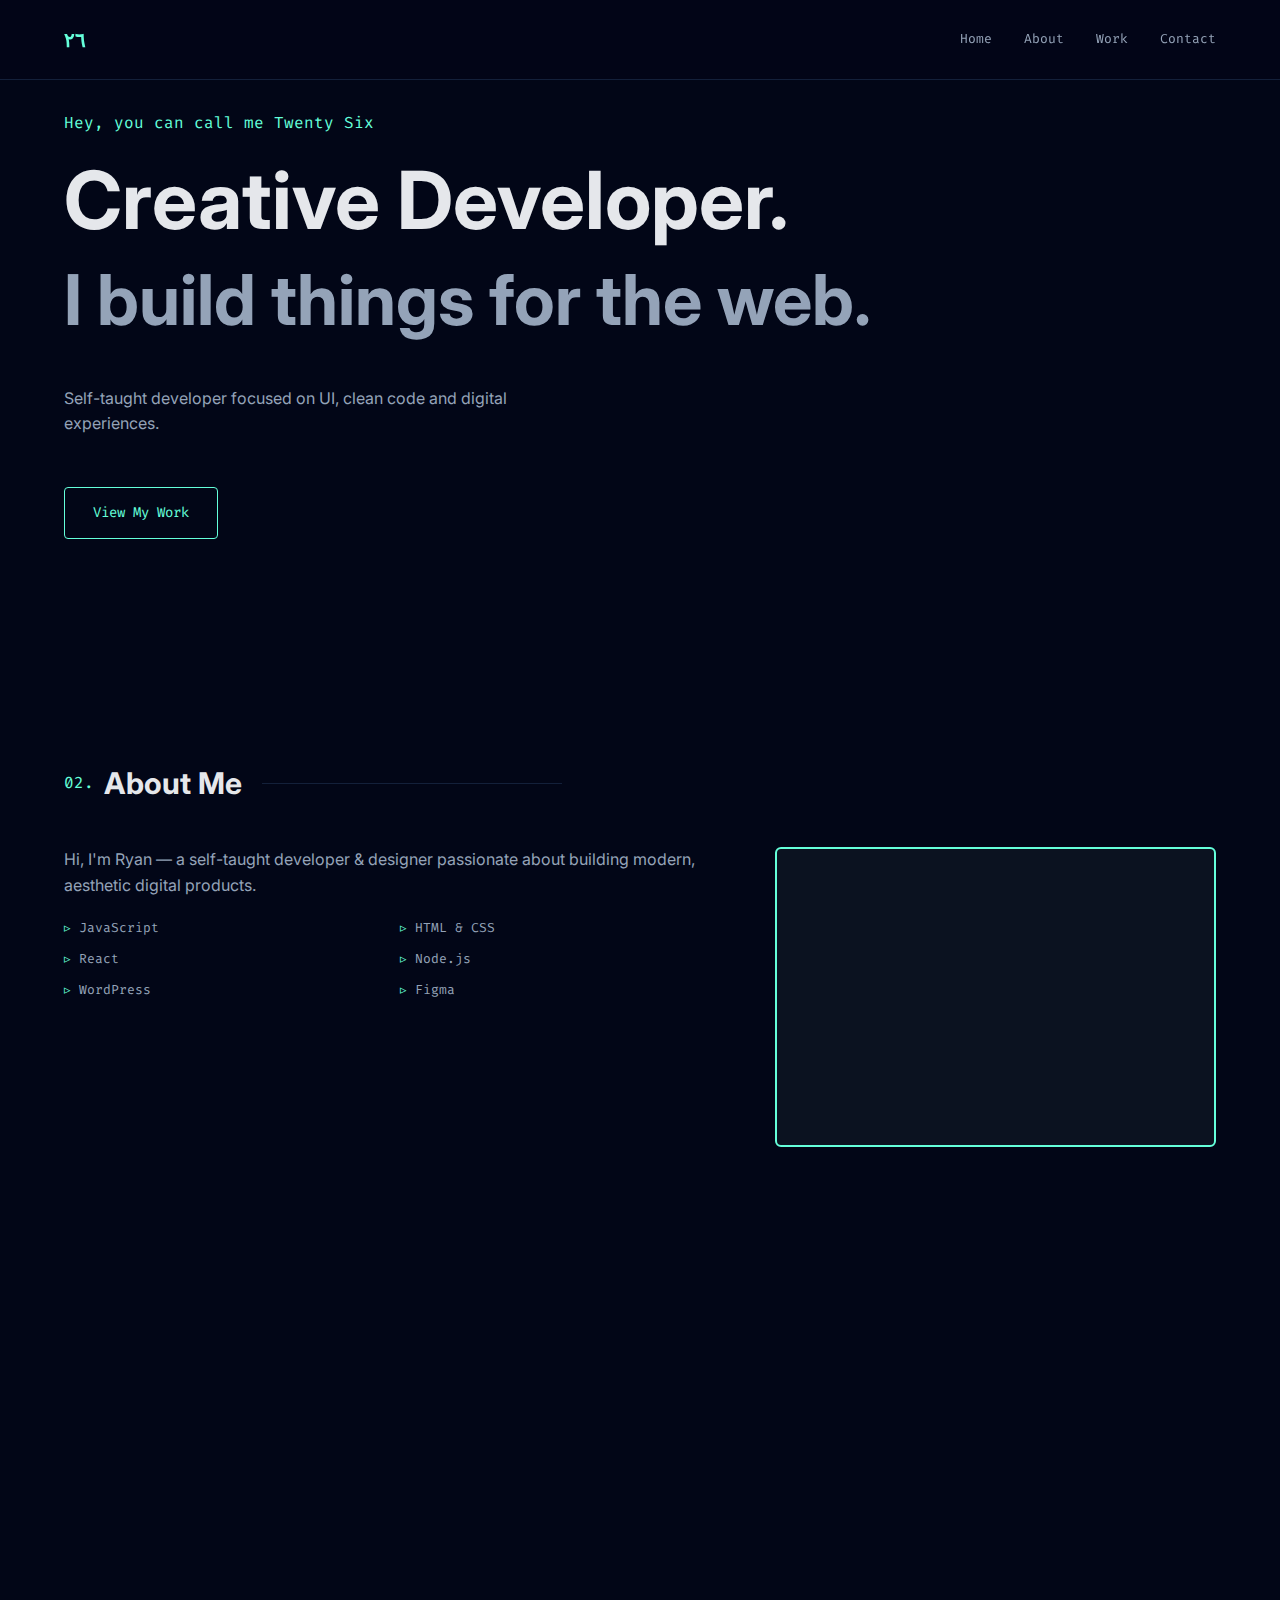
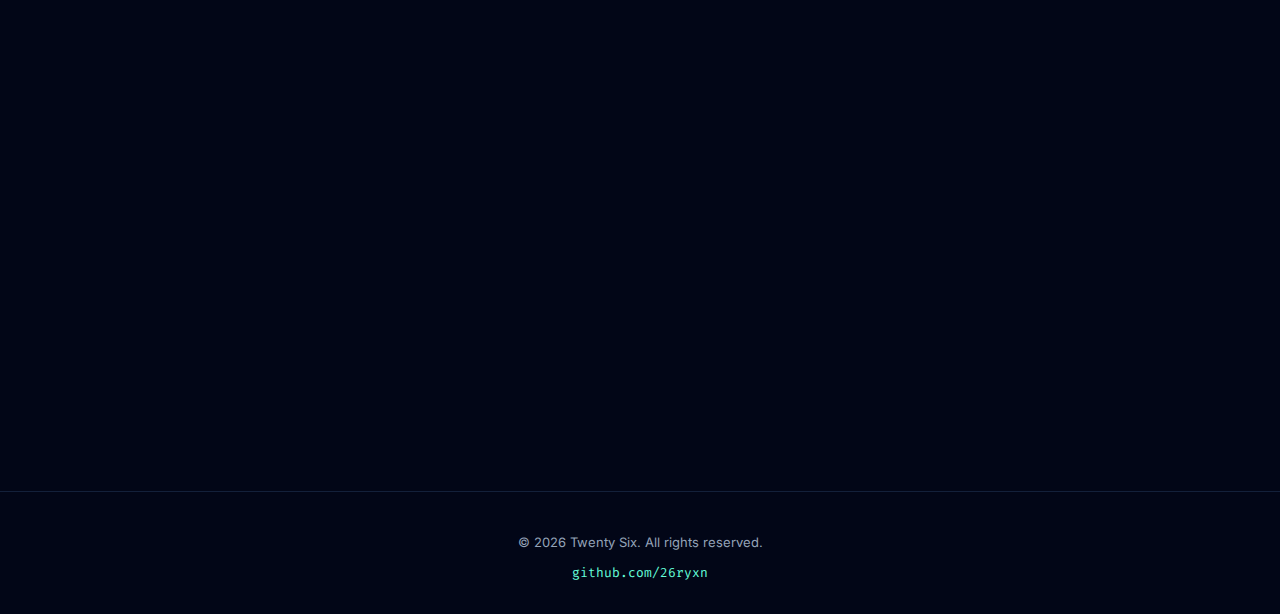
<file: index.html>
<!DOCTYPE html>
<html lang="en">
<head>
<meta charset="UTF-8">
<meta name="viewport" content="width=device-width, initial-scale=1.0">
<title>٢٦ Hub</title>

<!-- Fonts -->
<link rel="preconnect" href="https://fonts.googleapis.com">
<link rel="preconnect" href="https://fonts.gstatic.com" crossorigin>
<link href="https://fonts.googleapis.com/css2?family=Inter:wght@400;500;700&family=Fira+Code:wght@400;500&display=swap" rel="stylesheet">

<style>
/* =========================
   THEME (Neon Coding – Blue)
========================= */
:root {
  --bg-main: #020617;
  --bg-soft: #0b1220;
  --bg-glass: rgba(2,6,23,.85);

  --text-main: #e5e7eb;
  --text-muted: #94a3b8;

  --neon: #64ffda;
  --neon-soft: rgba(100,255,218,.12);

  --border: #13203a;

  --font-sans: 'Inter', sans-serif;
  --font-mono: 'Fira Code', monospace;
}

/* =========================
   RESET / BASE
========================= */
* { margin:0; padding:0; box-sizing:border-box; }

body {
  background: var(--bg-main);
  color: var(--text-muted);
  font-family: var(--font-sans);
  line-height:1.6;
  overflow-x:hidden;
}

a { color:inherit; text-decoration:none; }
ul { list-style:none; }

.container {
  max-width:1200px;
  margin:auto;
  padding:0 24px;
}

.text-neon { color: var(--neon); }

/* =========================
   BUTTONS
========================= */
.btn {
  display:inline-block;
  padding:14px 28px;
  border:1px solid var(--neon);
  color:var(--neon);
  font-family:var(--font-mono);
  font-size:14px;
  border-radius:4px;
  transition:.25s;
}

.btn:hover {
  background: var(--neon-soft);
}

/* =========================
   NAVBAR
========================= */
nav {
  position:fixed;
  top:0;
  width:100%;
  height:80px;
  background:var(--bg-glass);
  backdrop-filter:blur(10px);
  border-bottom:1px solid var(--border);
  z-index:100;
}

.nav-content {
  height:100%;
  display:flex;
  align-items:center;
  justify-content:space-between;
}

.logo {
  font-size:20px;
  font-weight:700;
  color:var(--neon);
}

.nav-links {
  display:flex;
  gap:32px;
  font-family:var(--font-mono);
  font-size:13px;
}

.nav-links a:hover { color:var(--neon); }

/* Hamburger */
.menu-toggle {
  display:none;
  flex-direction:column;
  gap:6px;
  cursor:pointer;
}
.menu-toggle span {
  width:24px;
  height:2px;
  background:var(--text-main);
}

/* =========================
   SECTIONS
========================= */
section { padding:110px 0; }

.hero-intro {
  font-family:var(--font-mono);
  color:var(--neon);
  margin-bottom:20px;
}

.hero-title {
  font-size:clamp(42px,8vw,80px);
  color:var(--text-main);
  line-height:1.1;
}

.hero-subtitle {
  font-size:clamp(36px,7vw,70px);
  color:var(--text-muted);
  margin-bottom:30px;
}

.hero-desc {
  max-width:540px;
  margin-bottom:50px;
}

/* =========================
   SECTION HEADER
========================= */
.section-header {
  display:flex;
  align-items:center;
  margin-bottom:40px;
}

.section-num {
  color:var(--neon);
  font-family:var(--font-mono);
  margin-right:10px;
}

.section-title {
  color:var(--text-main);
  font-size:30px;
  margin-right:20px;
}

.section-line {
  flex:1;
  height:1px;
  background:var(--border);
  max-width:300px;
}

/* =========================
   ABOUT
========================= */
.about-grid {
  display:grid;
  grid-template-columns:3fr 2fr;
  gap:50px;
}

.skills-list {
  display:grid;
  grid-template-columns:repeat(2,minmax(140px,1fr));
  gap:10px;
  margin-top:20px;
  font-family:var(--font-mono);
  font-size:13px;
}

.skills-list li::before {
  content:"▹";
  color:var(--neon);
  margin-right:8px;
}

.about-img {
  height:300px;
  border:2px solid var(--neon);
  border-radius:6px;
  background:var(--bg-soft);
}

/* =========================
   WORK
========================= */
.work-tabs {
  display:flex;
  gap:14px;
  margin-bottom:40px;
}

.work-tab {
  padding:10px 22px;
  border:1px solid var(--neon);
  background:transparent;
  color:var(--neon);
  font-family:var(--font-mono);
  font-size:13px;
  cursor:pointer;
}

.work-tab.active,
.work-tab:hover {
  background:var(--neon-soft);
}

.project-card {
  display:grid;
  grid-template-columns:repeat(12,1fr);
  align-items:center;
  margin-bottom:80px;
}

.project-content {
  grid-column:1/7;
}

.project-content.right {
  grid-column:6/-1;
  text-align:right;
}

.project-image {
  grid-column:6/-1;
  height:260px;
  background-size:cover;
  background-position:center;
  border-radius:6px;
  box-shadow:0 8px 20px rgba(0,0,0,.4);
}

.project-image.left { grid-column:1/7; }

.project-overline {
  color:var(--neon);
  font-family:var(--font-mono);
  font-size:13px;
}

.project-title {
  color:var(--text-main);
  font-size:26px;
  margin:10px 0 20px;
}

.project-desc {
  background:var(--bg-soft);
  padding:22px;
  border-radius:6px;
  margin-bottom:18px;
}

.project-tech {
  display:flex;
  gap:18px;
  font-family:var(--font-mono);
  font-size:12px;
}

/* =========================
   CONTACT
========================= */
.contact-section {
  text-align:center;
  max-width:600px;
  margin:auto;
}

/* =========================
   FOOTER
========================= */
footer {
  padding:40px 0 10px;
  text-align:center;
  font-size:13px;
  color:var(--text-muted);
  border-top:1px solid var(--border);
}

.github-link {
  text-align:center;
  padding-bottom:30px;
  font-size:13px;
}
.github-link a {
  color:var(--neon);
  font-family:var(--font-mono);
}

/* =========================
   ANIMATION
========================= */
.fade-in {
  opacity:0;
  transform:translateY(20px);
  transition:.6s ease;
}
.fade-in.visible {
  opacity:1;
  transform:none;
}

/* =========================
   MOBILE
========================= */
@media (max-width:768px) {
  .menu-toggle { display:flex; }
  .nav-links {
    position:fixed;
    inset:80px 0 0 0;
    background:var(--bg-main);
    flex-direction:column;
    align-items:center;
    justify-content:center;
    display:none;
  }
  .nav-links.active { display:flex; }

  .about-grid { grid-template-columns:1fr; }

  .project-card {
    grid-template-columns:1fr;
  }
  .project-image {
    grid-column:1/-1;
    height:200px;
    margin-bottom:16px;
  }
  .project-content,
  .project-content.right {
    grid-column:1/-1;
    text-align:left;
  }
}
</style>
</head>

<body>

<nav>
  <div class="container nav-content">
    <div class="logo">٢٦</div>
    <ul class="nav-links">
      <li><a href="#home">Home</a></li>
      <li><a href="#about">About</a></li>
      <li><a href="#work">Work</a></li>
      <li><a href="#contact">Contact</a></li>
    </ul>
    <div class="menu-toggle" id="menuToggle">
      <span></span><span></span><span></span>
    </div>
  </div>
</nav>

<div class="container">

<section id="home">
  <div class="fade-in">
    <p class="hero-intro">Hey, you can call me Twenty Six</p>
    <h1 class="hero-title">Creative Developer.</h1>
    <h2 class="hero-subtitle">I build things for the web.</h2>
    <p class="hero-desc">Self-taught developer focused on UI, clean code and digital experiences.</p>
    <a href="#work" class="btn">View My Work</a>
  </div>
</section>

<section id="about">
  <div class="fade-in">
    <div class="section-header">
      <span class="section-num">02.</span>
      <h2 class="section-title">About Me</h2>
      <div class="section-line"></div>
    </div>

    <div class="about-grid">
      <div>
        <p>Hi, I'm Ryan — a self-taught developer & designer passionate about building modern, aesthetic digital products.</p>
        <ul class="skills-list">
          <li>JavaScript</li><li>HTML & CSS</li>
          <li>React</li><li>Node.js</li>
          <li>WordPress</li><li>Figma</li>
        </ul>
      </div>
      <div class="about-img"></div>
    </div>
  </div>
</section>

<section id="work">
  <div class="fade-in">
    <div class="section-header">
      <span class="section-num">03.</span>
      <h2 class="section-title">My Work</h2>
      <div class="section-line"></div>
    </div>

    <div class="work-tabs">
      <button class="work-tab active" onclick="filterWork('design')">Design</button>
      <button class="work-tab" onclick="filterWork('web')">Web</button>
    </div>

    <div id="design" class="work-category">
      <!-- design projects here -->
    </div>

    <div id="web" class="work-category" style="display:none;">
      <!-- web projects here -->
    </div>
  </div>
</section>

<section id="contact" class="contact-section">
  <div class="fade-in">
    <p class="hero-intro">04. What's Next?</p>
    <h2 class="hero-title" style="font-size:48px;">Get In Touch</h2>
    <p class="hero-desc">Let’s build something clean and meaningful.</p>
    <a href="mailto:26ryxn@gmail.com" class="btn">Say Hello</a>
  </div>
</section>

</div>

<footer>© 2026 Twenty Six. All rights reserved.</footer>

<div class="github-link">
  <a href="https://github.com/26ryxn" target="_blank">github.com/26ryxn</a>
</div>

<script>
/* mobile menu */
const menuToggle=document.getElementById('menuToggle');
const navLinks=document.querySelector('.nav-links');
menuToggle.onclick=()=>navLinks.classList.toggle('active');

/* fade in */
const obs=new IntersectionObserver(e=>{
  e.forEach(i=>{
    if(i.isIntersecting){
      i.target.classList.add('visible');
      obs.unobserve(i.target);
    }
  });
},{threshold:.1});
document.querySelectorAll('.fade-in').forEach(el=>obs.observe(el));

/* work filter */
function filterWork(id){
  document.querySelectorAll('.work-category').forEach(c=>c.style.display='none');
  document.getElementById(id).style.display='block';
  document.querySelectorAll('.work-tab').forEach(b=>b.classList.remove('active'));
  event.target.classList.add('active');
}
</script>

</body>
</html>
</file>
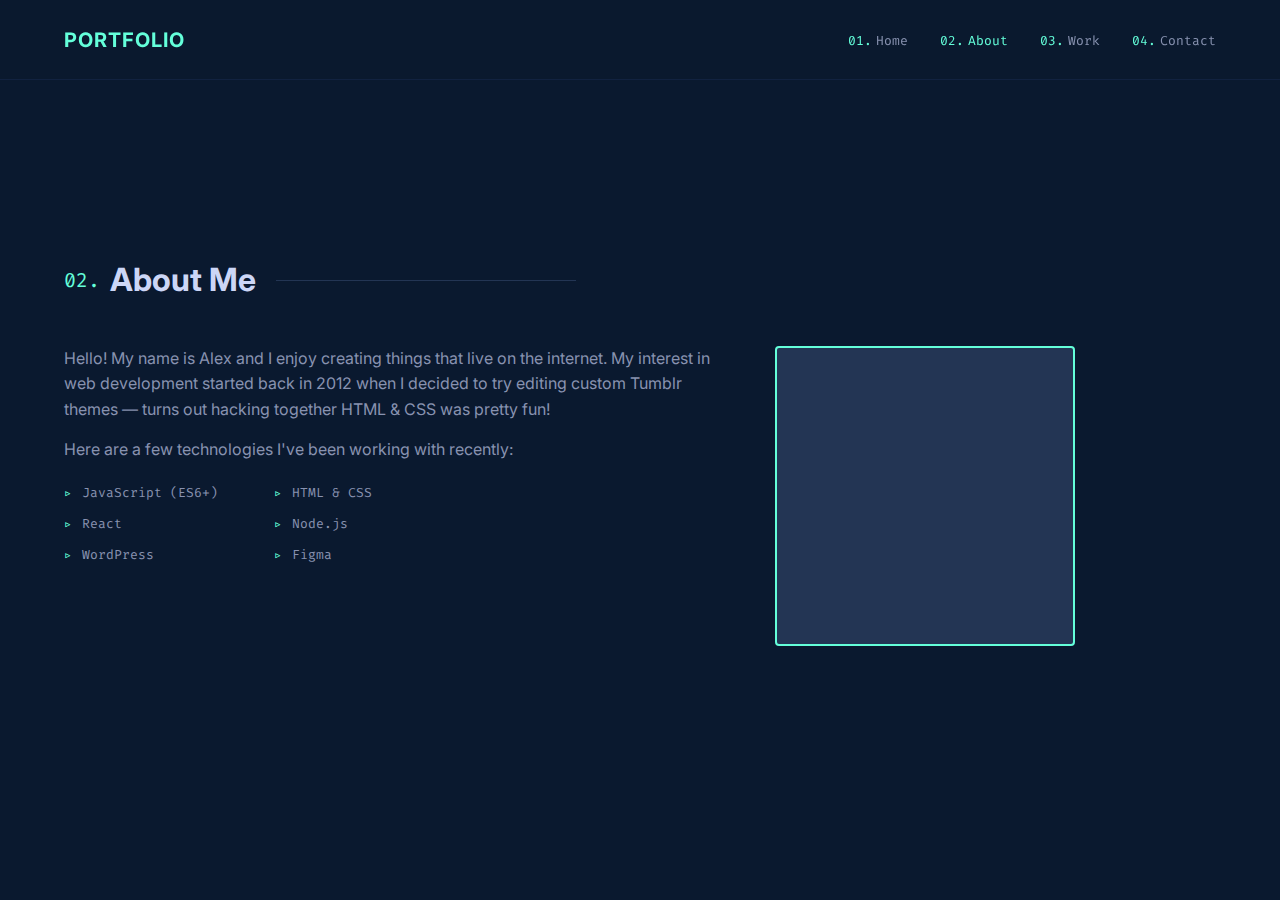
<file: about.html>
<!DOCTYPE html>
<html lang="en">
<head>
    <meta charset="UTF-8">
    <meta name="viewport" content="width=device-width, initial-scale=1.0">
    <title>About | My Portfolio</title>
    <link rel="preconnect" href="https://fonts.googleapis.com">
    <link rel="preconnect" href="https://fonts.gstatic.com" crossorigin>
    <link href="https://fonts.googleapis.com/css2?family=Inter:wght@400;500;700&family=Fira+Code:wght@400;500&display=swap" rel="stylesheet">
    <link rel="stylesheet" href="style.css">
</head>
<body>

    <nav>
        <div class="container nav-content">
            <a href="home.html" class="logo">PORTFOLIO</a>
            <ul class="nav-links">
                <li><a href="home.html" class="nav-link"><span>01.</span>Home</a></li>
                <li><a href="about.html" class="nav-link active"><span>02.</span>About</a></li>
                <li><a href="work.html" class="nav-link"><span>03.</span>Work</a></li>
                <li><a href="contact.html" class="nav-link"><span>04.</span>Contact</a></li>
            </ul>
        </div>
    </nav>

    <div class="container">
        <section id="about">
            <div class="fade-in">
                <div class="section-header">
                    <span class="section-num">02.</span>
                    <h2 class="section-title">About Me</h2>
                    <div class="section-line"></div>
                </div>
                <div class="about-grid">
                    <div>
                        <p style="margin-bottom: 15px;">Hello! My name is Alex and I enjoy creating things that live on the internet. My interest in web development started back in 2012 when I decided to try editing custom Tumblr themes — turns out hacking together HTML & CSS was pretty fun!</p>
                        <p>Here are a few technologies I've been working with recently:</p>
                        <ul class="skills-list">
                            <li>JavaScript (ES6+)</li>
                            <li>HTML & CSS</li>
                            <li>React</li>
                            <li>Node.js</li>
                            <li>WordPress</li>
                            <li>Figma</li>
                        </ul>
                    </div>
                    <div class="about-img-wrapper">
                        <div class="about-img" style="height: 300px; background-color: var(--navy-700);"></div>
                    </div>
                </div>
            </div>
        </section>
    </div>

    <script>
        const observer = new IntersectionObserver((entries) => {
            entries.forEach(entry => {
                if (entry.isIntersecting) {
                    entry.target.classList.add('visible');
                }
            });
        });
        document.querySelectorAll('.fade-in').forEach(el => observer.observe(el));
    </script>
</body>
</html>
</file>
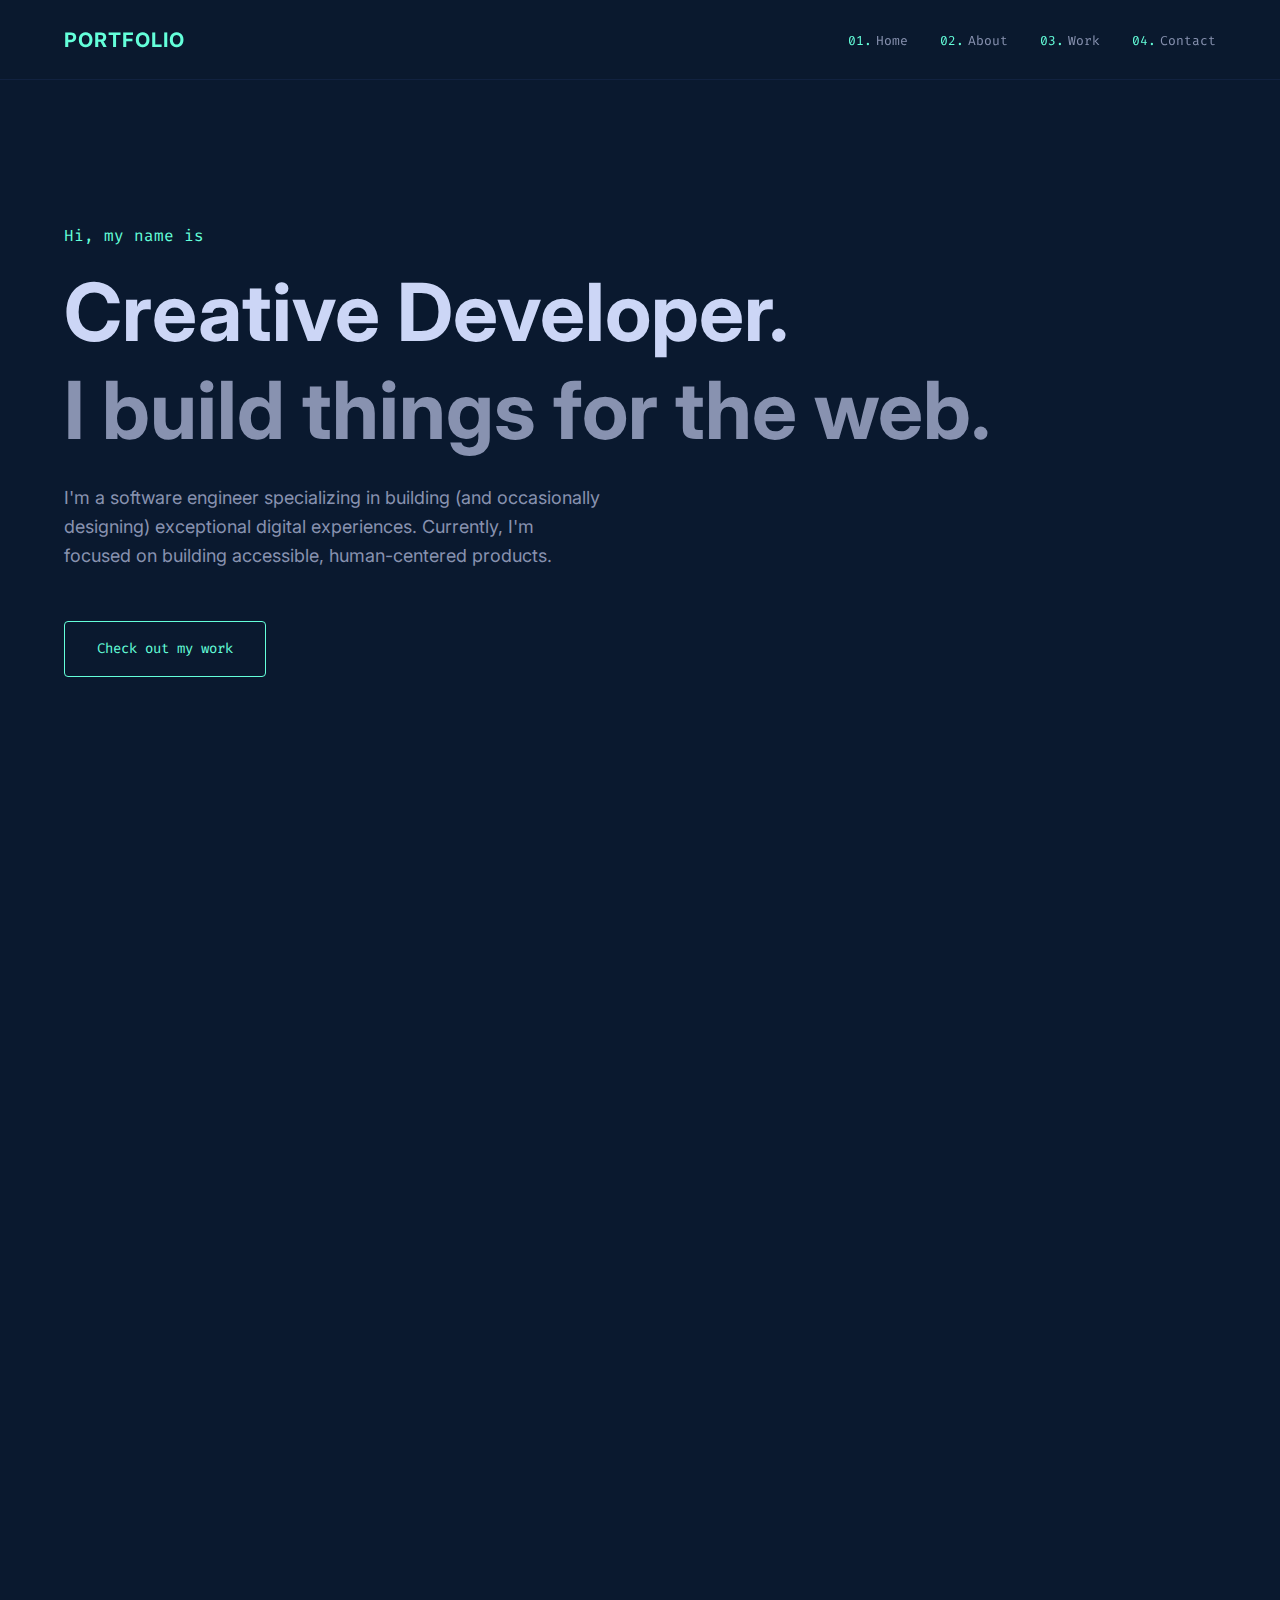
<file: allin.html>
<!DOCTYPE html>
<html lang="en">
<head>
    <meta charset="UTF-8">
    <meta name="viewport" content="width=device-width, initial-scale=1.0">
    <title>My Portfolio</title>
    <link rel="preconnect" href="https://fonts.googleapis.com">
    <link rel="preconnect" href="https://fonts.gstatic.com" crossorigin>
    <link href="https://fonts.googleapis.com/css2?family=Inter:wght@400;500;700&family=Fira+Code:wght@400;500&display=swap" rel="stylesheet">
    <style>
        :root {
            --navy-900: #0a192f;
            --navy-800: #112240;
            --navy-700: #233554;
            --slate-100: #ccd6f6;
            --slate-300: #8892b0;
            --teal-400: #64ffda;
            --font-sans: 'Inter', sans-serif;
            --font-mono: 'Fira Code', monospace;
        }

        * {
            margin: 0;
            padding: 0;
            box-sizing: border-box;
        }

        body {
            background-color: var(--navy-900);
            color: var(--slate-300);
            font-family: var(--font-sans);
            line-height: 1.6;
            overflow-x: hidden;
        }

        a {
            text-decoration: none;
            color: inherit;
            transition: color 0.3s ease;
        }

        ul {
            list-style: none;
        }

        /* Utility Classes */
        .container {
            max-width: 1200px;
            margin: 0 auto;
            padding: 0 24px;
        }

        .text-teal { color: var(--teal-400); }
        .text-light { color: var(--slate-100); }
        .font-mono { font-family: var(--font-mono); }
        
        .btn {
            display: inline-block;
            padding: 16px 32px;
            border: 1px solid var(--teal-400);
            color: var(--teal-400);
            border-radius: 4px;
            font-family: var(--font-mono);
            font-size: 14px;
            cursor: pointer;
            transition: all 0.3s ease;
        }

        .btn:hover {
            background-color: rgba(100, 255, 218, 0.1);
        }

        /* Navigation */
        nav {
            position: fixed;
            top: 0;
            width: 100%;
            height: 80px;
            background-color: rgba(10, 25, 47, 0.9);
            backdrop-filter: blur(10px);
            z-index: 100;
            display: flex;
            align-items: center;
            border-bottom: 1px solid var(--navy-800);
        }

        .nav-content {
            display: flex;
            justify-content: space-between;
            align-items: center;
            width: 100%;
        }

        .logo {
            color: var(--teal-400);
            font-weight: 700;
            font-size: 20px;
            letter-spacing: 1px;
        }

        .nav-links {
            display: flex;
            gap: 32px;
        }

        .nav-link {
            font-size: 13px;
            font-family: var(--font-mono);
        }

        .nav-link span {
            color: var(--teal-400);
            margin-right: 4px;
        }

        .nav-link:hover {
            color: var(--teal-400);
        }

        /* Sections */
        section {
            min-height: 100vh;
            display: flex;
            flex-direction: column;
            justify-content: center;
            padding: 100px 0;
        }

        /* Hero Section */
        .hero-intro {
            font-family: var(--font-mono);
            color: var(--teal-400);
            margin-bottom: 20px;
            font-size: 16px;
        }

        .hero-title {
            font-size: clamp(40px, 8vw, 80px);
            font-weight: 700;
            color: var(--slate-100);
            line-height: 1.1;
            margin-bottom: 10px;
        }

        .hero-subtitle {
            font-size: clamp(40px, 8vw, 80px);
            font-weight: 700;
            color: var(--slate-300);
            line-height: 1.1;
            margin-bottom: 30px;
        }

        .hero-desc {
            max-width: 540px;
            font-size: 18px;
            margin-bottom: 50px;
        }

        /* About Section */
        .section-header {
            display: flex;
            align-items: center;
            margin-bottom: 40px;
        }

        .section-num {
            font-family: var(--font-mono);
            color: var(--teal-400);
            font-size: 20px;
            margin-right: 10px;
        }

        .section-title {
            font-size: 32px;
            color: var(--slate-100);
            font-weight: 700;
            margin-right: 20px;
        }

        .section-line {
            height: 1px;
            background-color: var(--navy-700);
            flex-grow: 1;
            max-width: 300px;
        }

        .about-grid {
            display: grid;
            grid-template-columns: 3fr 2fr;
            gap: 50px;
        }

        .skills-list {
            display: grid;
            grid-template-columns: repeat(2, minmax(140px, 200px));
            gap: 10px;
            margin-top: 20px;
            font-family: var(--font-mono);
            font-size: 13px;
        }

        .skills-list li::before {
            content: '▹';
            color: var(--teal-400);
            margin-right: 10px;
        }

        .about-img-wrapper {
            position: relative;
            width: 100%;
            max-width: 300px;
        }

        .about-img {
            width: 100%;
            height: auto;
            border-radius: 4px;
            position: relative;
            z-index: 1;
            border: 2px solid var(--teal-400);
            background-color: var(--navy-700);
            transition: all 0.3s ease;
        }

        .about-img:hover {
            transform: translate(-5px, -5px);
            box-shadow: 10px 10px 0 0 var(--navy-800);
        }

        /* Work Section */
        .project-card {
            display: grid;
            grid-template-columns: repeat(12, 1fr);
            align-items: center;
            margin-bottom: 100px;
        }

        .project-content {
            grid-column: 1 / 8;
            grid-row: 1 / -1;
            z-index: 2;
            padding-right: 40px;
        }

        .project-content.right {
            grid-column: 6 / -1;
            text-align: right;
            padding-right: 0;
            padding-left: 40px;
        }

        .project-image {
            grid-column: 6 / -1;
            grid-row: 1 / -1;
            background-color: var(--navy-700);
            height: 300px;
            border-radius: 4px;
            position: relative;
            z-index: 1;
            transition: all 0.3s ease;
        }

        .project-image.left {
            grid-column: 1 / 8;
        }

        .project-image:hover {
            background-color: transparent;
        }

        .project-overline {
            color: var(--teal-400);
            font-family: var(--font-mono);
            font-size: 13px;
            margin-bottom: 10px;
        }

        .project-title {
            color: var(--slate-100);
            font-size: 28px;
            margin-bottom: 20px;
        }

        .project-desc {
            background-color: var(--navy-800);
            padding: 25px;
            border-radius: 4px;
            font-size: 15px;
            margin-bottom: 20px;
            box-shadow: 0 10px 30px -15px rgba(2, 12, 27, 0.7);
        }

        .project-tech {
            display: flex;
            gap: 20px;
            font-family: var(--font-mono);
            font-size: 13px;
            margin-bottom: 20px;
        }

        .project-content.right .project-tech {
            justify-content: flex-end;
        }

        /* Contact Section */
        .contact-section {
            text-align: center;
            max-width: 600px;
            margin: 0 auto;
        }

        /* Animations */
        .fade-in {
            opacity: 0;
            transform: translateY(20px);
            transition: opacity 0.6s ease, transform 0.6s ease;
        }

        .fade-in.visible {
            opacity: 1;
            transform: translateY(0);
        }

        /* Mobile Responsive */
        @media (max-width: 768px) {
            .nav-links { display: none; }
            .about-grid { grid-template-columns: 1fr; }
            .project-content, .project-content.right {
                grid-column: 1 / -1;
                padding: 20px;
                text-align: left;
                background-color: var(--navy-800);
                border-radius: 4px;
            }
            .project-image, .project-image.left { display: none; }
            .project-content.right .project-tech { justify-content: flex-start; }
            .hero-title, .hero-subtitle { font-size: 40px; }
        }
    </style>
</head>
<body>

    <nav>
        <div class="container nav-content">
            <a href="#" class="logo">PORTFOLIO</a>
            <ul class="nav-links">
                <li><a href="#home" class="nav-link"><span>01.</span>Home</a></li>
                <li><a href="#about" class="nav-link"><span>02.</span>About</a></li>
                <li><a href="#work" class="nav-link"><span>03.</span>Work</a></li>
                <li><a href="#contact" class="nav-link"><span>04.</span>Contact</a></li>
            </ul>
        </div>
    </nav>

    <div class="container">
        <!-- Home Section -->
        <section id="home">
            <div class="fade-in">
                <p class="hero-intro">Hi, my name is</p>
                <h1 class="hero-title">Creative Developer.</h1>
                <h2 class="hero-subtitle">I build things for the web.</h2>
                <p class="hero-desc">I'm a software engineer specializing in building (and occasionally designing) exceptional digital experiences. Currently, I'm focused on building accessible, human-centered products.</p>
                <a href="#work" class="btn">Check out my work</a>
            </div>
        </section>

        <!-- About Section -->
        <section id="about">
            <div class="fade-in">
                <div class="section-header">
                    <span class="section-num">02.</span>
                    <h2 class="section-title">About Me</h2>
                    <div class="section-line"></div>
                </div>
                <div class="about-grid">
                    <div>
                        <p style="margin-bottom: 15px;">Hello! My name is Alex and I enjoy creating things that live on the internet. My interest in web development started back in 2012 when I decided to try editing custom Tumblr themes — turns out hacking together HTML & CSS was pretty fun!</p>
                        <p>Here are a few technologies I've been working with recently:</p>
                        <ul class="skills-list">
                            <li>JavaScript (ES6+)</li>
                            <li>HTML & CSS</li>
                            <li>React</li>
                            <li>Node.js</li>
                            <li>WordPress</li>
                            <li>Figma</li>
                        </ul>
                    </div>
                    <div class="about-img-wrapper">
                        <div class="about-img" style="height: 300px; background-color: var(--navy-700);"></div>
                    </div>
                </div>
            </div>
        </section>

        <!-- Work Section -->
        <section id="work">
            <div class="fade-in">
                <div class="section-header">
                    <span class="section-num">03.</span>
                    <h2 class="section-title">Some Things I've Built</h2>
                    <div class="section-line"></div>
                </div>

                <!-- Project 1 -->
                <div class="project-card fade-in">
                    <div class="project-content">
                        <p class="project-overline">Featured Project</p>
                        <h3 class="project-title">Halcyon Theme</h3>
                        <div class="project-desc">
                            A minimal, dark blue theme for VS Code, Sublime Text, Atom, iTerm, and more. Available on Visual Studio Marketplace, Package Control, Atom Package Manager, and npm.
                        </div>
                        <ul class="project-tech">
                            <li>VS Code</li>
                            <li>Sublime Text</li>
                            <li>Atom</li>
                            <li>iTerm2</li>
                        </ul>
                    </div>
                    <div class="project-image"></div>
                </div>

                <!-- Project 2 -->
                <div class="project-card fade-in">
                    <div class="project-image left"></div>
                    <div class="project-content right">
                        <p class="project-overline">Featured Project</p>
                        <h3 class="project-title">Spotify Profile</h3>
                        <div class="project-desc">
                            A web app for visualizing personalized Spotify data. View your top artists, top tracks, recently played tracks, and detailed audio information of each track.
                        </div>
                        <ul class="project-tech">
                            <li>React</li>
                            <li>Express</li>
                            <li>Spotify API</li>
                        </ul>
                    </div>
                </div>
            </div>
        </section>

        <!-- Contact Section -->
        <section id="contact" class="contact-section">
            <div class="fade-in">
                <p class="hero-intro">04. What's Next?</p>
                <h2 class="hero-title" style="font-size: 50px; margin-bottom: 20px;">Get In Touch</h2>
                <p class="hero-desc" style="margin: 0 auto 50px auto;">Although I'm not currently looking for any new opportunities, my inbox is always open. Whether you have a question or just want to say hi, I'll try my best to get back to you!</p>
                <a href="mailto:hello@example.com" class="btn">Say Hello</a>
            </div>
        </section>
    </div>

    <script>
        // Simple Intersection Observer for fade-in animations
        const observerOptions = {
            root: null,
            rootMargin: '0px',
            threshold: 0.1
        };

        const observer = new IntersectionObserver((entries, observer) => {
            entries.forEach(entry => {
                if (entry.isIntersecting) {
                    entry.target.classList.add('visible');
                    observer.unobserve(entry.target);
                }
            });
        }, observerOptions);

        document.querySelectorAll('.fade-in').forEach(el => {
            observer.observe(el);
        });

        // Smooth scrolling for anchor links
        document.querySelectorAll('a[href^="#"]').forEach(anchor => {
            anchor.addEventListener('click', function (e) {
                e.preventDefault();
                document.querySelector(this.getAttribute('href')).scrollIntoView({
                    behavior: 'smooth'
                });
            });
        });
    </script>
</body>
</html>
</file>
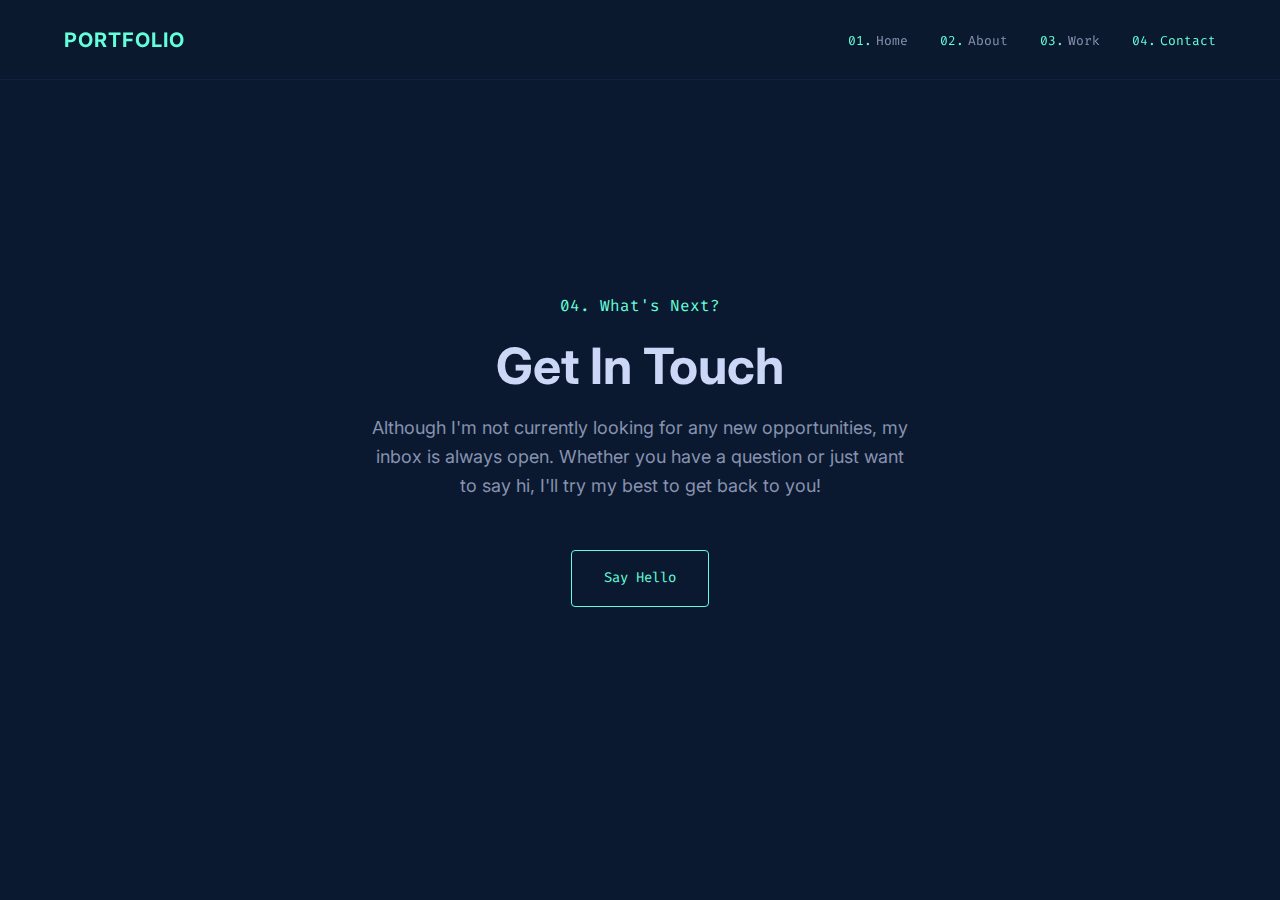
<file: contact.html>
<!DOCTYPE html>
<html lang="en">
<head>
    <meta charset="UTF-8">
    <meta name="viewport" content="width=device-width, initial-scale=1.0">
    <title>Contact | My Portfolio</title>
    <link rel="preconnect" href="https://fonts.googleapis.com">
    <link rel="preconnect" href="https://fonts.gstatic.com" crossorigin>
    <link href="https://fonts.googleapis.com/css2?family=Inter:wght@400;500;700&family=Fira+Code:wght@400;500&display=swap" rel="stylesheet">
    <link rel="stylesheet" href="style.css">
</head>
<body>

    <nav>
        <div class="container nav-content">
            <a href="home.html" class="logo">PORTFOLIO</a>
            <ul class="nav-links">
                <li><a href="home.html" class="nav-link"><span>01.</span>Home</a></li>
                <li><a href="about.html" class="nav-link"><span>02.</span>About</a></li>
                <li><a href="work.html" class="nav-link"><span>03.</span>Work</a></li>
                <li><a href="contact.html" class="nav-link active"><span>04.</span>Contact</a></li>
            </ul>
        </div>
    </nav>

    <div class="container">
        <section id="contact" class="contact-section">
            <div class="fade-in">
                <p class="hero-intro">04. What's Next?</p>
                <h2 class="hero-title" style="font-size: 50px; margin-bottom: 20px;">Get In Touch</h2>
                <p class="hero-desc" style="margin: 0 auto 50px auto;">Although I'm not currently looking for any new opportunities, my inbox is always open. Whether you have a question or just want to say hi, I'll try my best to get back to you!</p>
                <a href="mailto:hello@example.com" class="btn">Say Hello</a>
            </div>
        </section>
    </div>

    <script>
        const observer = new IntersectionObserver((entries) => {
            entries.forEach(entry => {
                if (entry.isIntersecting) {
                    entry.target.classList.add('visible');
                }
            });
        });
        document.querySelectorAll('.fade-in').forEach(el => observer.observe(el));
    </script>
</body>
</html>
</file>
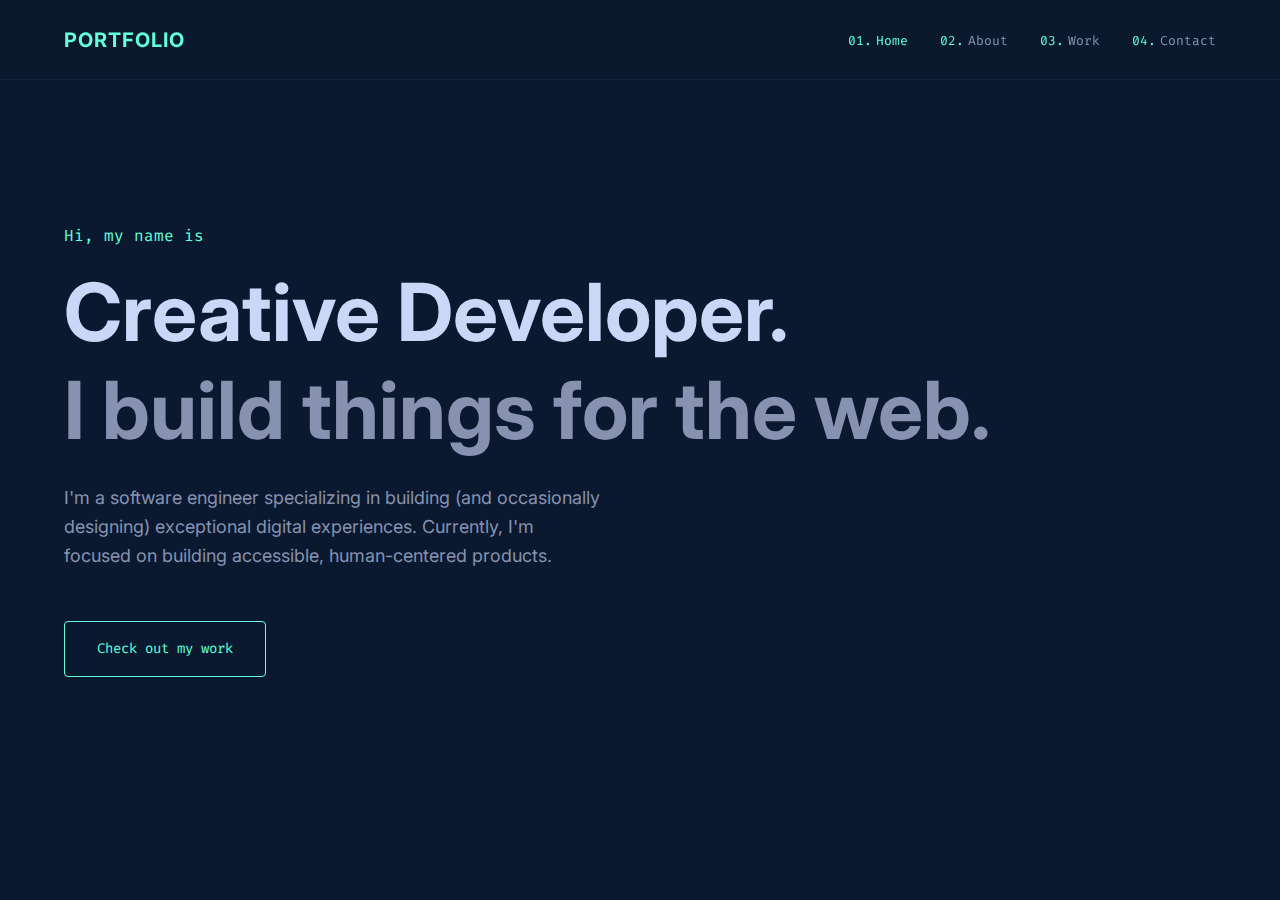
<file: home.html>
<!DOCTYPE html>
<html lang="en">
<head>
    <meta charset="UTF-8">
    <meta name="viewport" content="width=device-width, initial-scale=1.0">
    <title>Home | My Portfolio</title>
    <link rel="preconnect" href="https://fonts.googleapis.com">
    <link rel="preconnect" href="https://fonts.gstatic.com" crossorigin>
    <link href="https://fonts.googleapis.com/css2?family=Inter:wght@400;500;700&family=Fira+Code:wght@400;500&display=swap" rel="stylesheet">
    <link rel="stylesheet" href="style.css">
</head>
<body>

    <nav>
        <div class="container nav-content">
            <a href="home.html" class="logo">PORTFOLIO</a>
            <ul class="nav-links">
                <li><a href="home.html" class="nav-link active"><span>01.</span>Home</a></li>
                <li><a href="about.html" class="nav-link"><span>02.</span>About</a></li>
                <li><a href="work.html" class="nav-link"><span>03.</span>Work</a></li>
                <li><a href="contact.html" class="nav-link"><span>04.</span>Contact</a></li>
            </ul>
        </div>
    </nav>

    <div class="container">
        <section id="home">
            <div class="fade-in">
                <p class="hero-intro">Hi, my name is</p>
                <h1 class="hero-title">Creative Developer.</h1>
                <h2 class="hero-subtitle">I build things for the web.</h2>
                <p class="hero-desc">I'm a software engineer specializing in building (and occasionally designing) exceptional digital experiences. Currently, I'm focused on building accessible, human-centered products.</p>
                <a href="work.html" class="btn">Check out my work</a>
            </div>
        </section>
    </div>

    <script>
        const observer = new IntersectionObserver((entries) => {
            entries.forEach(entry => {
                if (entry.isIntersecting) {
                    entry.target.classList.add('visible');
                }
            });
        });
        document.querySelectorAll('.fade-in').forEach(el => observer.observe(el));
    </script>
</body>
</html>
</file>
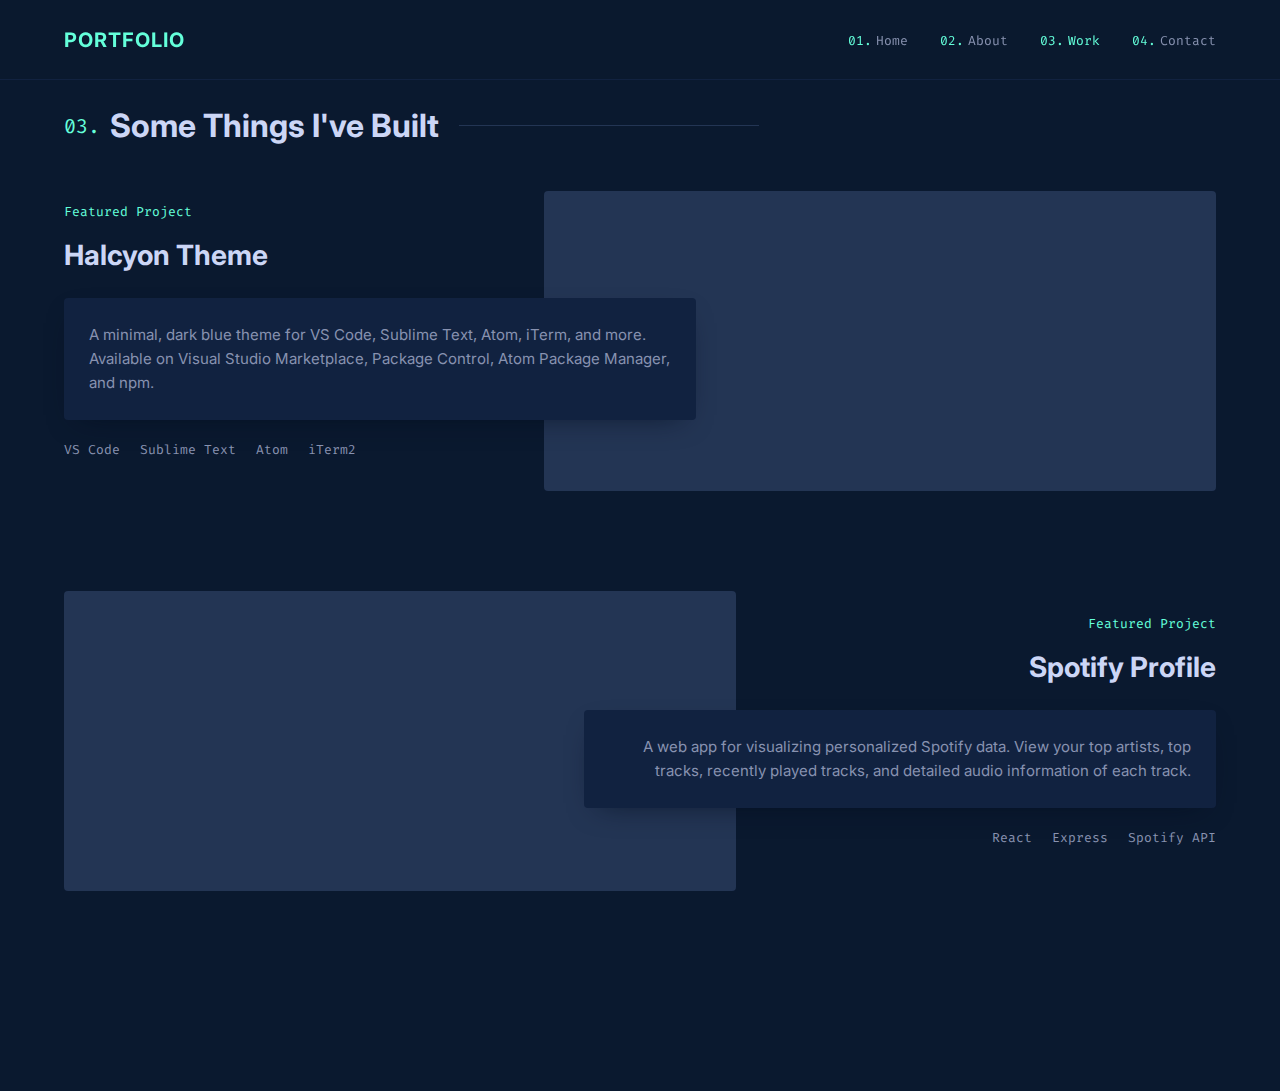
<file: work.html>
<!DOCTYPE html>
<html lang="en">
<head>
    <meta charset="UTF-8">
    <meta name="viewport" content="width=device-width, initial-scale=1.0">
    <title>Work | My Portfolio</title>
    <link rel="preconnect" href="https://fonts.googleapis.com">
    <link rel="preconnect" href="https://fonts.gstatic.com" crossorigin>
    <link href="https://fonts.googleapis.com/css2?family=Inter:wght@400;500;700&family=Fira+Code:wght@400;500&display=swap" rel="stylesheet">
    <link rel="stylesheet" href="style.css">
</head>
<body>

    <nav>
        <div class="container nav-content">
            <a href="home.html" class="logo">PORTFOLIO</a>
            <ul class="nav-links">
                <li><a href="home.html" class="nav-link"><span>01.</span>Home</a></li>
                <li><a href="about.html" class="nav-link"><span>02.</span>About</a></li>
                <li><a href="work.html" class="nav-link active"><span>03.</span>Work</a></li>
                <li><a href="contact.html" class="nav-link"><span>04.</span>Contact</a></li>
            </ul>
        </div>
    </nav>

    <div class="container">
        <section id="work">
            <div class="fade-in">
                <div class="section-header">
                    <span class="section-num">03.</span>
                    <h2 class="section-title">Some Things I've Built</h2>
                    <div class="section-line"></div>
                </div>

                <!-- Project 1 -->
                <div class="project-card fade-in">
                    <div class="project-content">
                        <p class="project-overline">Featured Project</p>
                        <h3 class="project-title">Halcyon Theme</h3>
                        <div class="project-desc">
                            A minimal, dark blue theme for VS Code, Sublime Text, Atom, iTerm, and more. Available on Visual Studio Marketplace, Package Control, Atom Package Manager, and npm.
                        </div>
                        <ul class="project-tech">
                            <li>VS Code</li>
                            <li>Sublime Text</li>
                            <li>Atom</li>
                            <li>iTerm2</li>
                        </ul>
                    </div>
                    <div class="project-image"></div>
                </div>

                <!-- Project 2 -->
                <div class="project-card fade-in">
                    <div class="project-image left"></div>
                    <div class="project-content right">
                        <p class="project-overline">Featured Project</p>
                        <h3 class="project-title">Spotify Profile</h3>
                        <div class="project-desc">
                            A web app for visualizing personalized Spotify data. View your top artists, top tracks, recently played tracks, and detailed audio information of each track.
                        </div>
                        <ul class="project-tech">
                            <li>React</li>
                            <li>Express</li>
                            <li>Spotify API</li>
                        </ul>
                    </div>
                </div>
            </div>
        </section>
    </div>

    <script>
        const observer = new IntersectionObserver((entries) => {
            entries.forEach(entry => {
                if (entry.isIntersecting) {
                    entry.target.classList.add('visible');
                }
            });
        });
        document.querySelectorAll('.fade-in').forEach(el => observer.observe(el));
    </script>
</body>
</html>
</file>
<file: style.css>
:root {
    --navy-900: #0a192f;
    --navy-800: #112240;
    --navy-700: #233554;
    --slate-100: #ccd6f6;
    --slate-300: #8892b0;
    --teal-400: #64ffda;
    --font-sans: 'Inter', sans-serif;
    --font-mono: 'Fira Code', monospace;
}

* {
    margin: 0;
    padding: 0;
    box-sizing: border-box;
}

body {
    background-color: var(--navy-900);
    color: var(--slate-300);
    font-family: var(--font-sans);
    line-height: 1.6;
    overflow-x: hidden;
}

a {
    text-decoration: none;
    color: inherit;
    transition: color 0.3s ease;
}

ul {
    list-style: none;
}

/* Utility Classes */
.container {
    max-width: 1200px;
    margin: 0 auto;
    padding: 0 24px;
}

.text-teal { color: var(--teal-400); }
.text-light { color: var(--slate-100); }
.font-mono { font-family: var(--font-mono); }

.btn {
    display: inline-block;
    padding: 16px 32px;
    border: 1px solid var(--teal-400);
    color: var(--teal-400);
    border-radius: 4px;
    font-family: var(--font-mono);
    font-size: 14px;
    cursor: pointer;
    transition: all 0.3s ease;
}

.btn:hover {
    background-color: rgba(100, 255, 218, 0.1);
}

/* Navigation */
nav {
    position: fixed;
    top: 0;
    width: 100%;
    height: 80px;
    background-color: rgba(10, 25, 47, 0.9);
    backdrop-filter: blur(10px);
    z-index: 100;
    display: flex;
    align-items: center;
    border-bottom: 1px solid var(--navy-800);
}

.nav-content {
    display: flex;
    justify-content: space-between;
    align-items: center;
    width: 100%;
}

.logo {
    color: var(--teal-400);
    font-weight: 700;
    font-size: 20px;
    letter-spacing: 1px;
}

.nav-links {
    display: flex;
    gap: 32px;
}

.nav-link {
    font-size: 13px;
    font-family: var(--font-mono);
}

.nav-link span {
    color: var(--teal-400);
    margin-right: 4px;
}

.nav-link:hover, .nav-link.active {
    color: var(--teal-400);
}

/* Sections */
section {
    min-height: 100vh;
    display: flex;
    flex-direction: column;
    justify-content: center;
    padding: 100px 0;
}

/* Hero Section */
.hero-intro {
    font-family: var(--font-mono);
    color: var(--teal-400);
    margin-bottom: 20px;
    font-size: 16px;
}

.hero-title {
    font-size: clamp(40px, 8vw, 80px);
    font-weight: 700;
    color: var(--slate-100);
    line-height: 1.1;
    margin-bottom: 10px;
}

.hero-subtitle {
    font-size: clamp(40px, 8vw, 80px);
    font-weight: 700;
    color: var(--slate-300);
    line-height: 1.1;
    margin-bottom: 30px;
}

.hero-desc {
    max-width: 540px;
    font-size: 18px;
    margin-bottom: 50px;
}

/* About Section */
.section-header {
    display: flex;
    align-items: center;
    margin-bottom: 40px;
}

.section-num {
    font-family: var(--font-mono);
    color: var(--teal-400);
    font-size: 20px;
    margin-right: 10px;
}

.section-title {
    font-size: 32px;
    color: var(--slate-100);
    font-weight: 700;
    margin-right: 20px;
}

.section-line {
    height: 1px;
    background-color: var(--navy-700);
    flex-grow: 1;
    max-width: 300px;
}

.about-grid {
    display: grid;
    grid-template-columns: 3fr 2fr;
    gap: 50px;
}

.skills-list {
    display: grid;
    grid-template-columns: repeat(2, minmax(140px, 200px));
    gap: 10px;
    margin-top: 20px;
    font-family: var(--font-mono);
    font-size: 13px;
}

.skills-list li::before {
    content: '▹';
    color: var(--teal-400);
    margin-right: 10px;
}

.about-img-wrapper {
    position: relative;
    width: 100%;
    max-width: 300px;
}

.about-img {
    width: 100%;
    height: auto;
    border-radius: 4px;
    position: relative;
    z-index: 1;
    border: 2px solid var(--teal-400);
    background-color: var(--navy-700);
    transition: all 0.3s ease;
}

.about-img:hover {
    transform: translate(-5px, -5px);
    box-shadow: 10px 10px 0 0 var(--navy-800);
}

/* Work Section */
.project-card {
    display: grid;
    grid-template-columns: repeat(12, 1fr);
    align-items: center;
    margin-bottom: 100px;
}

.project-content {
    grid-column: 1 / 8;
    grid-row: 1 / -1;
    z-index: 2;
    padding-right: 40px;
}

.project-content.right {
    grid-column: 6 / -1;
    text-align: right;
    padding-right: 0;
    padding-left: 40px;
}

.project-image {
    grid-column: 6 / -1;
    grid-row: 1 / -1;
    background-color: var(--navy-700);
    height: 300px;
    border-radius: 4px;
    position: relative;
    z-index: 1;
    transition: all 0.3s ease;
}

.project-image.left {
    grid-column: 1 / 8;
}

.project-image:hover {
    background-color: transparent;
}

.project-overline {
    color: var(--teal-400);
    font-family: var(--font-mono);
    font-size: 13px;
    margin-bottom: 10px;
}

.project-title {
    color: var(--slate-100);
    font-size: 28px;
    margin-bottom: 20px;
}

.project-desc {
    background-color: var(--navy-800);
    padding: 25px;
    border-radius: 4px;
    font-size: 15px;
    margin-bottom: 20px;
    box-shadow: 0 10px 30px -15px rgba(2, 12, 27, 0.7);
}

.project-tech {
    display: flex;
    gap: 20px;
    font-family: var(--font-mono);
    font-size: 13px;
    margin-bottom: 20px;
}

.project-content.right .project-tech {
    justify-content: flex-end;
}

/* Contact Section */
.contact-section {
    text-align: center;
    max-width: 600px;
    margin: 0 auto;
}

/* Animations */
.fade-in {
    opacity: 0;
    transform: translateY(20px);
    transition: opacity 0.6s ease, transform 0.6s ease;
}

.fade-in.visible {
    opacity: 1;
    transform: translateY(0);
}

/* Mobile Responsive */
@media (max-width: 768px) {
    .nav-links { display: none; }
    .about-grid { grid-template-columns: 1fr; }
    .project-content, .project-content.right {
        grid-column: 1 / -1;
        padding: 20px;
        text-align: left;
        background-color: var(--navy-800);
        border-radius: 4px;
    }
    .project-image, .project-image.left { display: none; }
    .project-content.right .project-tech { justify-content: flex-start; }
    .hero-title, .hero-subtitle { font-size: 40px; }
}
</file>
